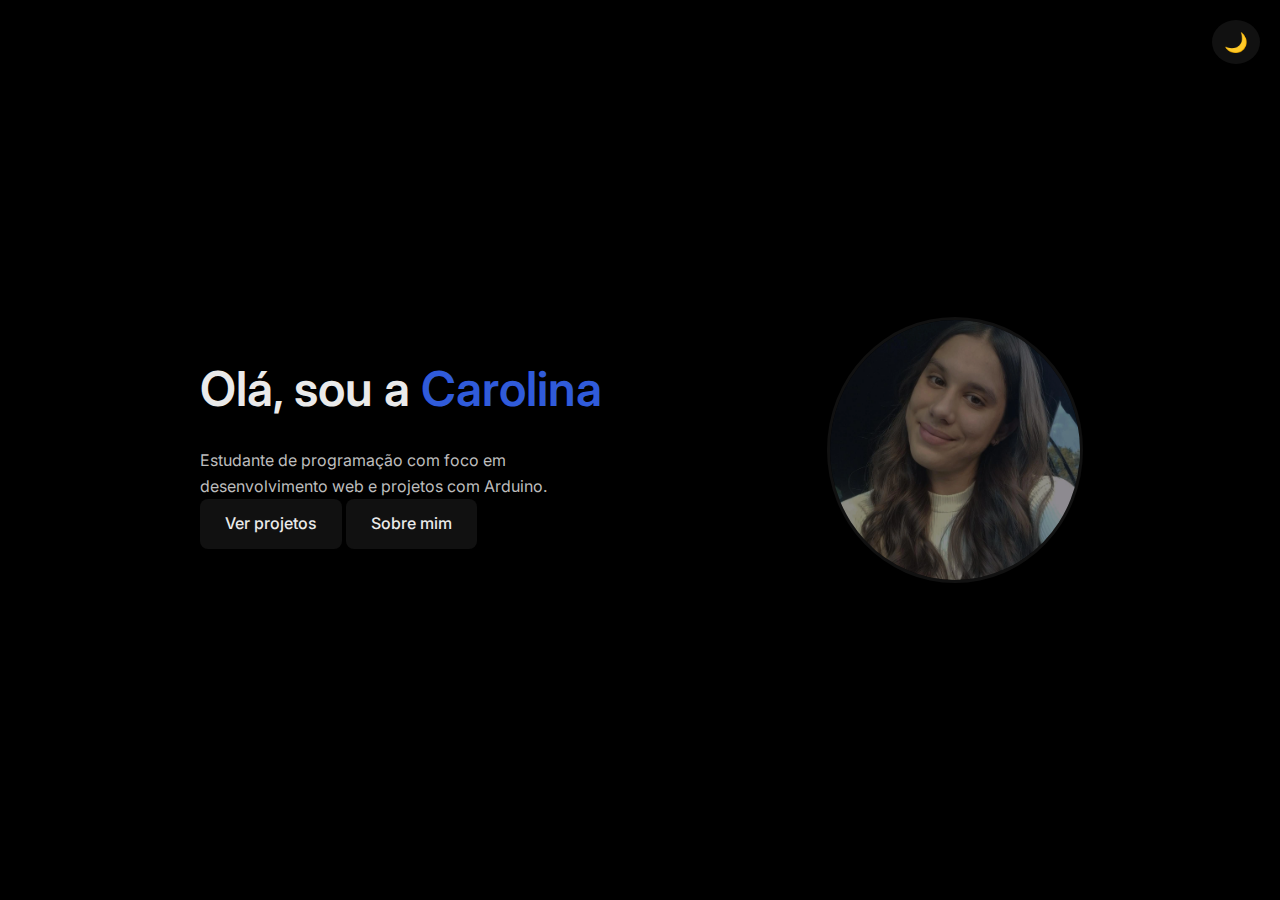
<file: index.html>
<!DOCTYPE html>
<html lang="pt-PT">
<head>
  <meta charset="UTF-8">
  <meta name="viewport" content="width=device-width, initial-scale=1.0">
  <title>Portfolio | Carolina</title>
  <link href="https://fonts.googleapis.com/css2?family=Inter:wght@300;400;500;600;700&display=swap" rel="stylesheet">
  <link rel="stylesheet" href="stylemain.css">
</head>
<body>

  <button id="theme-toggle" class="theme-toggle">🌙</button>

  <!-- HERO -->
  <section class="hero">
    <div class="hero-content">

      <div class="hero-text">
        <h1>Olá, sou a <span>Carolina</span></h1>
        <div class="intro-text">
          <p>Estudante de programação com foco em desenvolvimento web e projetos com Arduino.</p>
        </div>
        <a href="projetos.html" class="btn">Ver projetos</a>
        <a href="sobre.html" class="btn">Sobre mim</a>
      </div>

      <img src="pics/eu2.webp" alt="Foto de perfil" class="profile-pic">
    </div>
  </section>

  <script src="script.js"></script>
</body>
</html>
</file>
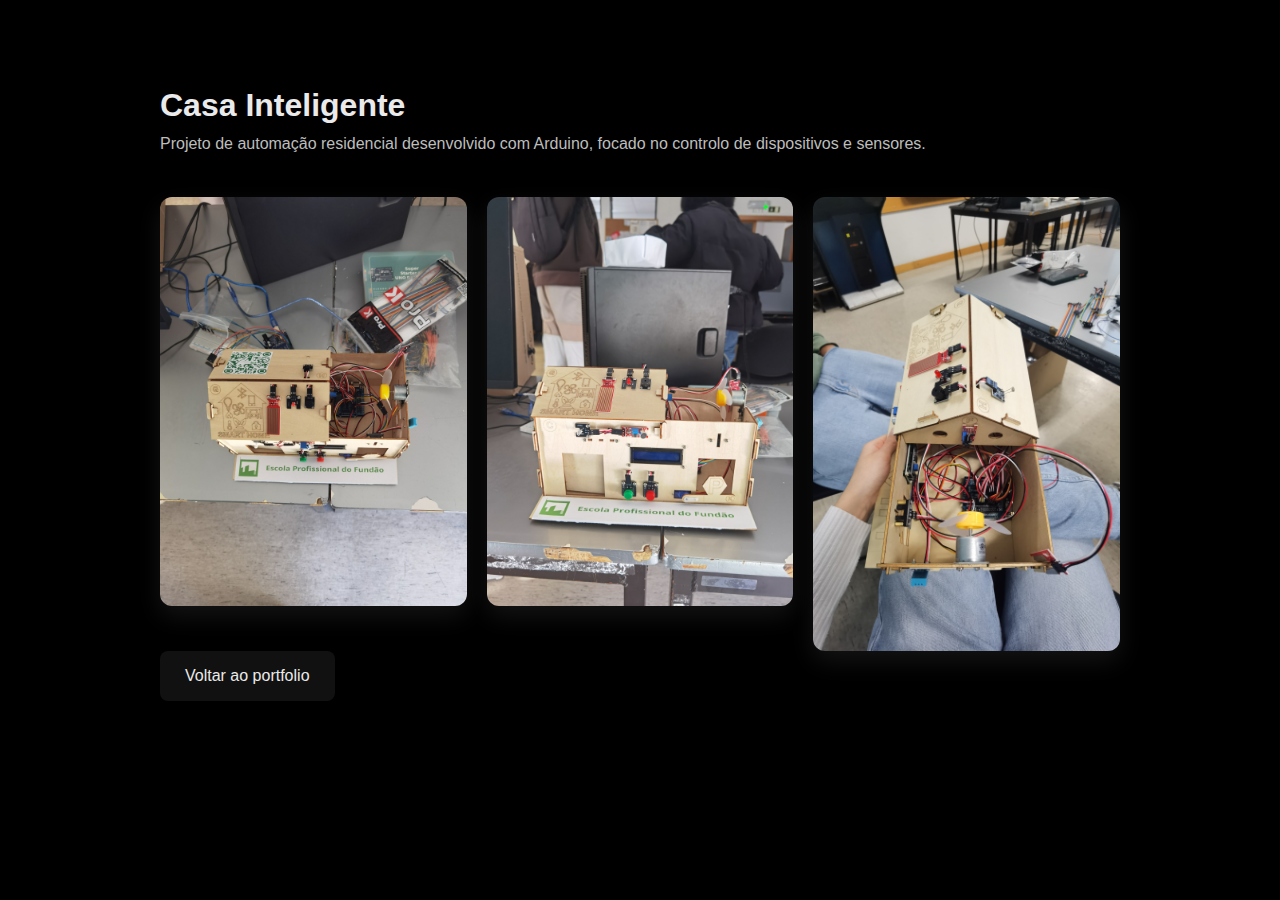
<file: casa-inteligente.html>
<!DOCTYPE html>
<html lang="pt-PT">
<head>
  <meta charset="UTF-8">
  <meta name="viewport" content="width=device-width, initial-scale=1.0">
  <title>Casa Inteligente | O Teu Nome</title>

  <link rel="stylesheet" href="style.css">
  <link rel="stylesheet" href="arduino.css">
</head>
<body>

  <section class="project">
    <h1>Casa Inteligente</h1>

    <p>
      Projeto de automação residencial desenvolvido com Arduino,
      focado no controlo de dispositivos e sensores.
    </p>

    <div class="project-gallery">
      <img src="pics/casa1.jpg" alt="Sistema de casa inteligente">
      <img src="pics/casa2.jpg" alt="Módulos Arduino ligados">
      <img src="pics/casa3.jpg" alt="Protótipo em funcionamento">
    </div>

    <a href="index.html" class="btn">Voltar ao portfolio</a>
  </section>

</body>
</html>
</file>
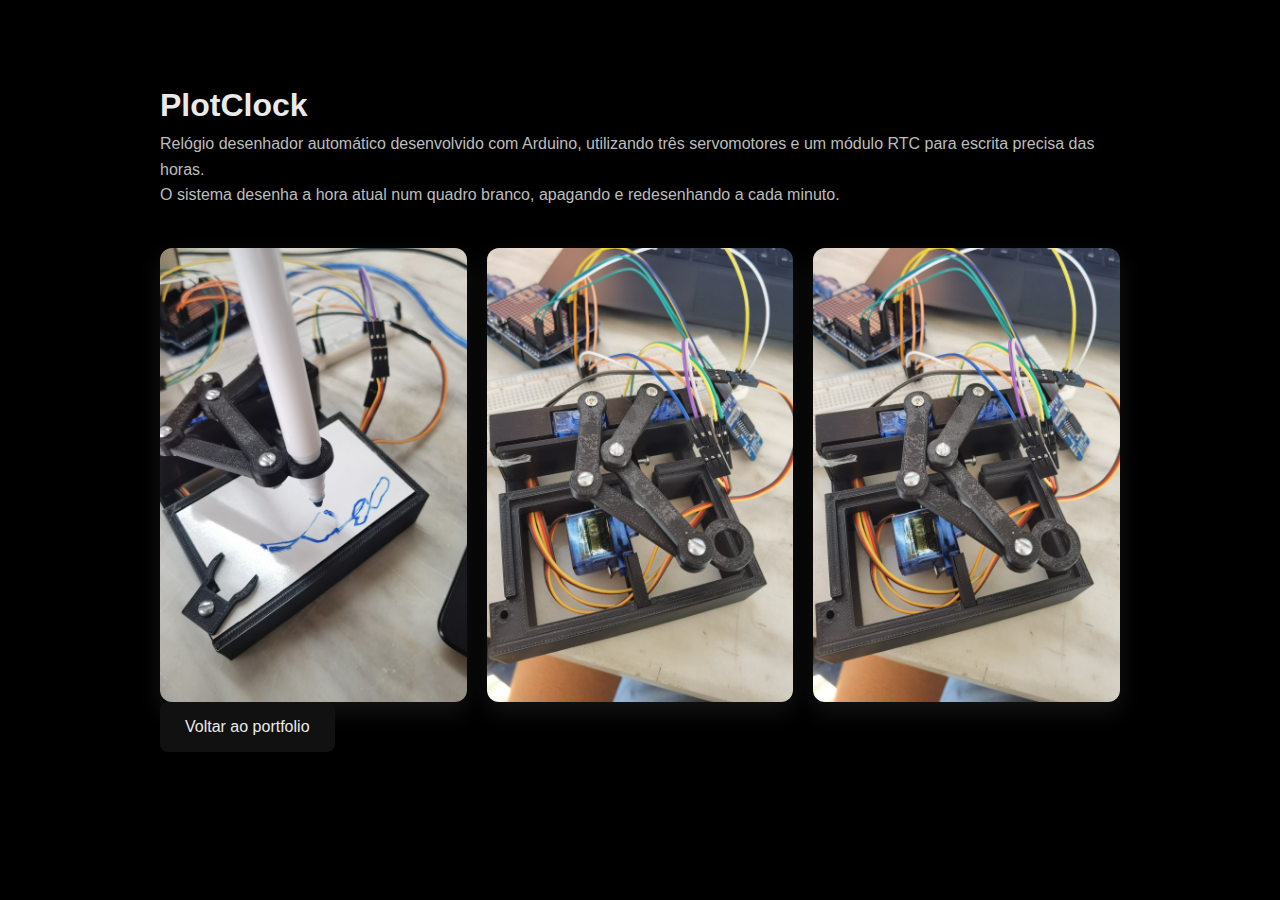
<file: plotclock.html>
<!DOCTYPE html>
<html lang="pt-PT">
<head>
  <meta charset="UTF-8">
  <meta name="viewport" content="width=device-width, initial-scale=1.0">
  <title>PlotClock | O Teu Nome</title>

  <link rel="stylesheet" href="style.css">
  <link rel="stylesheet" href="arduino.css">
</head>
<body>

  <section class="project">
    <h1>PlotClock</h1>

    <p>
      Relógio desenhador automático desenvolvido com Arduino,
      utilizando três servomotores e um módulo RTC para escrita
      precisa das horas.
    </p>

    <p>
      O sistema desenha a hora atual num quadro branco, apagando
      e redesenhando a cada minuto.
    </p>

    <div class="project-gallery">
      <img src="pics/plotclock1.jpg" alt="PlotClock em funcionamento">
      <img src="pics/plotclock2.jpg" alt="Estrutura mecânica do PlotClock">
      <img src="pics/plotclock3.jpg" alt="Detalhe dos servos e braços">
    </div>

    <a href="index.html" class="btn">Voltar ao portfolio</a>
  </section>

</body>
</html>
</file>
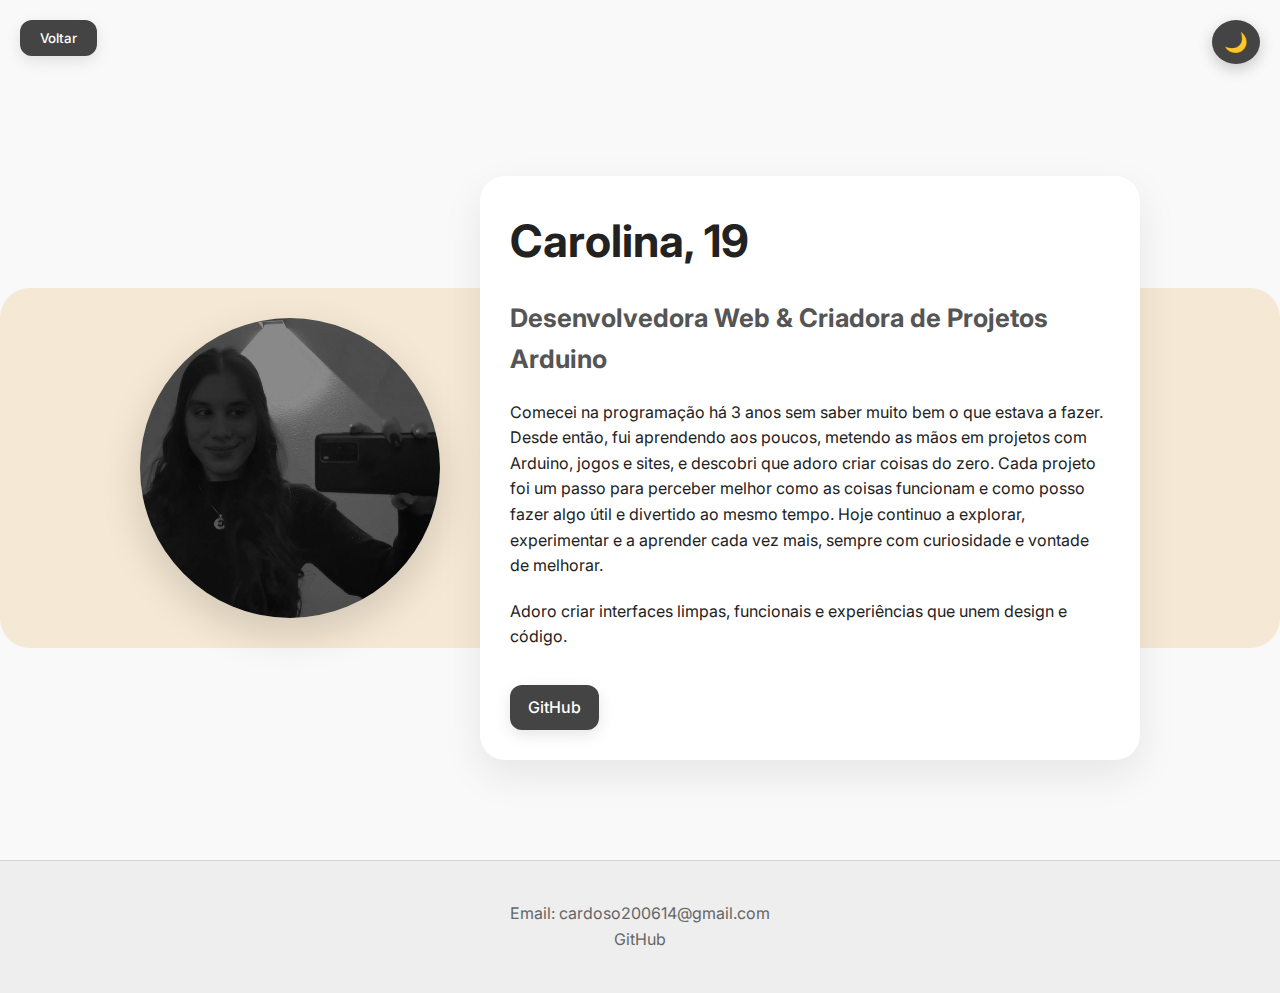
<file: sobre.html>
<!DOCTYPE html>
<html lang="pt-PT">
<head>
  <meta charset="UTF-8" />
  <meta name="viewport" content="width=device-width, initial-scale=1.0" />
  <title>Portfolio | Sobre</title>
  <link href="https://fonts.googleapis.com/css2?family=Inter:wght@300;400;500;600;700&display=swap" rel="stylesheet" />
  <style>
    /* =========================
       VARIÁVEIS DE TEMA
    ========================= */
    :root {
      --sb-bg: #f9f9f9;
      --sb-text: #222;
      --sb-subtext: #555;
      --sb-card-bg: #fff;
      --sb-footer-bg: #eee;
      --sb-footer-text: #666;
      --sb-btn-bg: #444;
      --sb-btn-hover: #666;
      --sb-link-hover: #555;
      --sb-ribbon-bg: #f5e8d4; /* cor da fita */
    }

    body.sb-dark {
      --sb-bg: #111;
      --sb-text: #eee;
      --sb-subtext: #bbb;
      --sb-card-bg: #1a1a1a;
      --sb-footer-bg: #1a1a1a;
      --sb-footer-text: #aaa;
      --sb-btn-bg: #333;
      --sb-btn-hover: #555;
      --sb-link-hover: #777;
      --sb-ribbon-bg: #2a2a2a; /* fita escura no dark mode */
    }

    /* =========================
       RESET BÁSICO
    ========================= */
    * {
      margin: 0;
      padding: 0;
      box-sizing: border-box;
      font-family: "Inter", sans-serif;
    }

    body {
      background: var(--sb-bg);
      color: var(--sb-text);
      line-height: 1.6;
      transition: background 0.3s, color 0.3s;
    }

    /* =========================
       BOTÕES FIXOS
    ========================= */
    .sb-btn,
    .sb-theme-btn {
      cursor: pointer;
      border-radius: 12px;
      border: none;
      font-weight: 500;
      text-decoration: none;
      padding: 10px 20px;
      transition: all 0.3s;
    }

    .sb-btn {
      background: var(--sb-btn-bg);
      color: #fff;
      display: inline-block;
      margin: 20px;
      box-shadow: 0 5px 15px rgba(0,0,0,0.1);
    }

    .sb-btn:hover {
      background: var(--sb-btn-hover);
      transform: translateY(-2px);
    }

    .sb-theme-btn {
      position: fixed;
      top: 20px;
      right: 20px;
      background: var(--sb-btn-bg);
      color: #fff;
      padding: 10px 12px;
      border-radius: 50%;
      font-size: 1.2rem;
      z-index: 1000;
      box-shadow: 0 5px 15px rgba(0,0,0,0.2);
    }

    /* =========================
       SOBRE MIM - FITA + CARTÃO
    ========================= */
    .sb-about-wrapper {
      position: relative;
      margin-top: 100px;
      margin-bottom: 100px;
    }

    .sb-about-ribbon {
      position: absolute;
      top: 50%;
      left: 0;
      width: 100%;
      height: 360px; /* altura aproximada */
      background: var(--sb-ribbon-bg);
      border-radius: 30px;
      transform: translateY(-50%);
      z-index: 0;
    }

    .sb-about-container {
      position: relative;
      z-index: 1;
      max-width: 1000px;
      margin: 0 auto;
      display: flex;
      flex-wrap: wrap;
      gap: 40px;
      align-items: center;
      justify-content: center;
    }

    .sb-about-image {
      flex: 1 1 280px;
      max-width: 300px;
      height: 300px;
      border-radius: 50%;
      object-fit: cover;
      box-shadow: 0 15px 40px rgba(0, 0, 0, 0.15);
      transition: transform 0.3s;
    }

    .sb-about-image:hover {
      transform: scale(1.05);
    }

    .sb-about-content {
      flex: 2 1 500px;
      display: flex;
      flex-direction: column;
      gap: 20px;
      padding: 30px;
      background: var(--sb-card-bg);
      border-radius: 25px;
      box-shadow: 0 15px 40px rgba(0,0,0,0.08);
      transition: background 0.3s, color 0.3s;
    }

    .sb-about-content h1 {
      font-size: 2.8rem;
      color: var(--sb-text);
    }

    .sb-about-content h2 {
      font-size: 1.6rem;
      color: var(--sb-subtext);
    }

    .sb-about-content p {
      font-size: 1rem;
      line-height: 1.6;
      color: var(--sb-text);
    }

    .sb-about-links {
      display: flex;
      gap: 15px;
      flex-wrap: wrap;
      margin-top: 15px;
    }

    .sb-about-links a {
      background: var(--sb-btn-bg);
      color: #fff;
      padding: 10px 18px;
      border-radius: 12px;
      text-decoration: none;
      font-weight: 500;
      transition: all 0.3s;
      box-shadow: 0 5px 15px rgba(0,0,0,0.1);
    }

    .sb-about-links a:hover {
      background: var(--sb-btn-hover);
      transform: translateY(-2px);
    }

    /* =========================
       FOOTER CLEAN
    ========================= */
    .sb-footer {
      text-align: center;
      padding: 40px 20px;
      color: var(--sb-footer-text);
      background: var(--sb-footer-bg);
      margin-top: 80px;
      border-top: 1px solid rgba(0,0,0,0.1);
      transition: background 0.3s, color 0.3s;
    }

    /* =========================
       RESPONSIVO
    ========================= */
    @media (max-width: 768px) {
      .sb-about-container {
        flex-direction: column;
        text-align: center;
      }

      .sb-about-image {
        max-width: 70%;
        height: auto;
      }

      .sb-about-content h1 {
        font-size: 2rem;
      }

      .sb-about-content h2 {
        font-size: 1.3rem;
      }
    }
  </style>
</head>
<body>
  <!-- BOTÃO VOLTAR -->
  <button class="sb-btn" onclick="history.back()">Voltar</button>
  <button id="sb-theme-toggle" class="sb-theme-btn">🌙</button>

  <!-- SOBRE MIM COM FITA -->
  <section class="sb-about-wrapper">
    <div class="sb-about-ribbon"></div>
    <div class="sb-about-container">
      <img src="pics/eu1.jpg" alt="Foto Carolina" class="sb-about-image" />
      <div class="sb-about-content">
        <h1>Carolina, 19</h1>
        <h2>Desenvolvedora Web & Criadora de Projetos Arduino</h2>
        <p>
          Comecei na programação há 3 anos sem saber muito bem o que estava a
          fazer. Desde então, fui aprendendo aos poucos, metendo as mãos em
          projetos com Arduino, jogos e sites, e descobri que adoro criar coisas
          do zero. Cada projeto foi um passo para perceber melhor como as coisas
          funcionam e como posso fazer algo útil e divertido ao mesmo tempo.
          Hoje continuo a explorar, experimentar e a aprender cada vez mais,
          sempre com curiosidade e vontade de melhorar.
        </p>
        <p>
          Adoro criar interfaces limpas, funcionais e experiências que unem
          design e código.
        </p>

        <div class="sb-about-links">
          <a href="https://github.com/Ccard0s0" target="_blank">GitHub</a>
        </div>
      </div>
    </div>
  </section>

  <!-- FOOTER -->
  <footer class="sb-footer">
    <p>Email: cardoso200614@gmail.com</p>
    <p>GitHub</p>
  </footer>

  <script>
    // LIGHT / DARK TOGGLE
    const sbThemeToggle = document.getElementById("sb-theme-toggle");
    sbThemeToggle.addEventListener("click", () => {
      document.body.classList.toggle("sb-dark");
      if(document.body.classList.contains("sb-dark")) {
        sbThemeToggle.textContent = "☀️";
      } else {
        sbThemeToggle.textContent = "🌙";
      }
    });
  </script>
</body>
</html>
</file>
<file: stylemain.css>
/* =========================
   VARIÁVEIS DE TEMA
========================= */
:root {
  --bg: #000;
  --text: #eaeaea;
  --muted: #bdbdbd;
  --accent: #fff;
  --card: #111;
  --btn: #111;
  --shadow: rgba(255,255,255,0.05);
}

/* LIGHT MODE */
body.light {
  --bg: #f5f5f5;
  --text: #111;
  --muted: #555;
  --accent: #000;
  --card: #fff;
  --btn: #eaeaea;
  --shadow: rgba(0,0,0,0.08);
}

/* =========================
   RESET
========================= */
* {
  margin: 0;
  padding: 0;
  box-sizing: border-box;
  font-family: 'Inter', sans-serif;
}

body {
  background: var(--bg);
  color: var(--text);
  line-height: 1.6;
  transition: background 0.3s, color 0.3s;
}

/* =========================
   HERO
========================= */
.hero {
  min-height: 100vh;
  display: flex;
  align-items: center;
  justify-content: center;
}

.hero-content {
  max-width: 1100px;
  width: 100%;
  padding: 40px;
  display: flex;
  align-items: center;
  justify-content: space-between;
  gap: 60px;
}

.hero-text h1 {
  font-size: 3rem;
  font-weight: 600;
  margin-bottom: 20px;
}

.hero-text h1 span {
  color: #305bda;
}

.hero-text p {
  max-width: 420px;
  line-height: 1.6;
  color: var(--muted);
}

/* =========================
   BOTÕES
========================= */
.hero-buttons {
  display: flex;
  gap: 20px;
  margin-top: 20px;
}

.btn {
  display: inline-block;
  padding: 12px 25px;
  background: var(--btn);
  color: var(--text);
  border-radius: 8px;
  font-weight: 500;
  text-decoration: none;
  transition: background 0.3s, transform 0.2s;
}

.btn:hover {
  background: var(--card);
  transform: translateY(-2px);
}

/* =========================
   FOTO
========================= */
.profile-pic {
  width: 250px;
  height: 260px;
  border-radius: 50%;
  object-fit: cover;
  object-position: center 35%;
  box-shadow: 0 0 0 3px var(--card), 0 20px 40px rgba(0,0,0,0.6);
}

/* =========================
   SECTIONS
========================= */
section {
  max-width: 1000px;
  margin: auto;
  padding: 80px 20px;
}

h2 {
  font-weight: 600;
  margin-bottom: 20px;
  color: var(--accent);
}

p {
  color: var(--muted);
}

/* =========================
   PROJETOS
========================= */
.projects {
  display: grid;
  grid-template-columns: repeat(auto-fit, minmax(250px, 1fr));
  gap: 20px;
}

.card {
  background: var(--card);
  padding: 25px;
  border-radius: 10px;
  box-shadow: 0 10px 20px var(--shadow);
  transition: transform 0.2s ease;
}

.card:hover {
  transform: translateY(-5px);
}

/* =========================
   SKILLS
========================= */
.skills {
  display: flex;
  flex-wrap: wrap;
  gap: 12px;
}

.skill {
  background: var(--card);
  padding: 10px 16px;
  border-radius: 20px;
  font-size: 0.9rem;
  box-shadow: 0 4px 10px var(--shadow);
}

/* =========================
   FOOTER
========================= */
footer {
  text-align: center;
  padding: 40px 20px;
  color: var(--muted);
}

/* =========================
   LINKS
========================= */
a {
  color: var(--accent);
  text-decoration: none;
}

a:hover {
  opacity: 0.8;
}

/* =========================
   BOTÃO LIGHT / DARK
========================= */
.theme-toggle {
  position: fixed;
  top: 20px;
  right: 20px;
  background: var(--card);
  border: none;
  color: var(--text);
  font-size: 1.2rem;
  padding: 10px 12px;
  border-radius: 50%;
  cursor: pointer;
  box-shadow: 0 5px 15px rgba(0,0,0,0.3);
  transition: transform 0.2s, background 0.3s;
  z-index: 1000;
}

.theme-toggle:hover {
  transform: scale(1.05);
}

/* =========================
   RESPONSIVO
========================= */
@media (max-width: 768px) {
  .hero-content {
    flex-direction: column-reverse;
    text-align: center;
  }

  .hero-text h1 {
    font-size: 2.2rem;
  }

  .profile-pic {
    width: 170px;
    height: 170px;
  }
}


/* =========================
   CARDS DE PROJETOS COM IMAGENS
========================= */
.projects {
  display: grid;
  grid-template-columns: repeat(auto-fit, minmax(280px, 1fr));
  gap: 30px;
  margin-top: 30px;
}

.card {
  background: var(--card);
  padding: 20px;
  border-radius: 12px;
  box-shadow: 0 10px 20px var(--shadow);
  transition: transform 0.2s ease, box-shadow 0.2s ease;
  display: flex;
  flex-direction: column;
  align-items: center;
  text-align: center;
}

.card:hover {
  transform: translateY(-5px);
  box-shadow: 0 15px 25px var(--shadow);
}

.project-img {
  width: 100%;
  height: 180px;
  object-fit: cover;
  border-radius: 10px;
  margin-bottom: 15px;
  box-shadow: 0 5px 15px rgba(0,0,0,0.3);
}

/* Títulos dentro do card */
.card h3 {
  font-size: 1.3rem;
  font-weight: 600;
  margin-bottom: 10px;
  color: var(--accent);
}

/* Descrição dentro do card */
.card p {
  font-size: 0.95rem;
  color: var(--muted);
}

/* =========================
   RESPONSIVO PARA PROJECTOS
========================= */
@media (max-width: 768px) {
  .projects {
    grid-template-columns: 1fr;
  }

  .project-img {
    height: 200px;
  }
}
</file>
<file: style.css>
/* =========================
   VARIÁVEIS DE TEMA
========================= */
:root {
  --bg: #000;
  --text: #eaeaea;
  --muted: #bdbdbd;
  --accent: #fff;
  --card: #111;
  --btn: #111;
  --shadow: rgba(255,255,255,0.05);
}

/* LIGHT MODE */
body.light {
  --bg: #f5f5f5;
  --text: #111;
  --muted: #555;
  --accent: #000;
  --card: #fff;
  --btn: #eaeaea;
  --shadow: rgba(0,0,0,0.08);
}

/* =========================
   RESET
========================= */
* {
  margin: 0;
  padding: 0;
  box-sizing: border-box;
  font-family: 'Inter', sans-serif;
}

body {
  background: var(--bg);
  color: var(--text);
  line-height: 1.6;
  transition: background 0.3s, color 0.3s;
}

/* =========================
   HERO
========================= */
.hero {
  min-height: 100vh;
  display: flex;
  align-items: center;
  justify-content: center;
}

.hero-content {
  max-width: 1100px;
  width: 100%;
  padding: 40px;
  display: flex;
  align-items: center;
  justify-content: space-between;
  gap: 60px;
}

.hero-text h1 {
  font-size: 3rem;
  font-weight: 600;
  margin-bottom: 20px;
}

.hero-text h1 span {
  color: var(--accent);
}

.hero-text p {
  max-width: 420px;
  line-height: 1.6;
  color: var(--muted);
}

/* =========================
   BOTÕES
========================= */
.hero-buttons {
  display: flex;
  gap: 20px;
  margin-top: 20px;
}

.btn {
  display: inline-block;
  padding: 12px 25px;
  background: var(--btn);
  color: var(--text);
  border-radius: 8px;
  font-weight: 500;
  text-decoration: none;
  transition: background 0.3s, transform 0.2s;
}

.btn:hover {
  background: var(--card);
  transform: translateY(-2px);
}

/* =========================
   FOTO
========================= */
.profile-pic {
  width: 250px;
  height: 260px;
  border-radius: 50%;
  object-fit: cover;
  object-position: center 35%;
  box-shadow: 0 0 0 3px var(--card), 0 20px 40px rgba(0,0,0,0.6);
}

/* =========================
   SECTIONS
========================= */
section {
  max-width: 1000px;
  margin: auto;
  padding: 80px 20px;
}

h2 {
  font-weight: 600;
  margin-bottom: 20px;
  color: var(--accent);
}

p {
  color: var(--muted);
}

/* =========================
   PROJETOS
========================= */
.projects {
  display: grid;
  grid-template-columns: repeat(auto-fit, minmax(250px, 1fr));
  gap: 20px;
}

.card {
  background: var(--card);
  padding: 25px;
  border-radius: 10px;
  box-shadow: 0 10px 20px var(--shadow);
  transition: transform 0.2s ease;
}

.card:hover {
  transform: translateY(-5px);
}

/* =========================
   SKILLS
========================= */
.skills {
  display: flex;
  flex-wrap: wrap;
  gap: 12px;
}

.skill {
  background: var(--card);
  padding: 10px 16px;
  border-radius: 20px;
  font-size: 0.9rem;
  box-shadow: 0 4px 10px var(--shadow);
}

/* =========================
   FOOTER
========================= */
footer {
  text-align: center;
  padding: 40px 20px;
  color: var(--muted);
}

/* =========================
   LINKS
========================= */
a {
  color: var(--accent);
  text-decoration: none;
}

a:hover {
  opacity: 0.8;
}

/* =========================
   BOTÃO LIGHT / DARK
========================= */
.theme-toggle {
  position: fixed;
  top: 20px;
  right: 20px;
  background: var(--card);
  border: none;
  color: var(--text);
  font-size: 1.2rem;
  padding: 10px 12px;
  border-radius: 50%;
  cursor: pointer;
  box-shadow: 0 5px 15px rgba(0,0,0,0.3);
  transition: transform 0.2s, background 0.3s;
  z-index: 1000;
}

.theme-toggle:hover {
  transform: scale(1.05);
}

/* =========================
   RESPONSIVO
========================= */
@media (max-width: 768px) {
  .hero-content {
    flex-direction: column-reverse;
    text-align: center;
  }

  .hero-text h1 {
    font-size: 2.2rem;
  }

  .profile-pic {
    width: 170px;
    height: 170px;
  }
}


/* =========================
   CARDS DE PROJETOS COM IMAGENS
========================= */
.projects {
  display: grid;
  grid-template-columns: repeat(auto-fit, minmax(280px, 1fr));
  gap: 30px;
  margin-top: 30px;
}

.card {
  background: var(--card);
  padding: 20px;
  border-radius: 12px;
  box-shadow: 0 10px 20px var(--shadow);
  transition: transform 0.2s ease, box-shadow 0.2s ease;
  display: flex;
  flex-direction: column;
  align-items: center;
  text-align: center;
}

.card:hover {
  transform: translateY(-5px);
  box-shadow: 0 15px 25px var(--shadow);
}

.project-img {
  width: 100%;
  height: 180px;
  object-fit: cover;
  border-radius: 10px;
  margin-bottom: 15px;
  box-shadow: 0 5px 15px rgba(0,0,0,0.3);
}

/* Títulos dentro do card */
.card h3 {
  font-size: 1.3rem;
  font-weight: 600;
  margin-bottom: 10px;
  color: var(--accent);
}

/* Descrição dentro do card */
.card p {
  font-size: 0.95rem;
  color: var(--muted);
}

/* =========================
   RESPONSIVO PARA PROJECTOS
========================= */
@media (max-width: 768px) {
  .projects {
    grid-template-columns: 1fr;
  }

  .project-img {
    height: 200px;
  }
}
</file>
<file: arduino.css>
.project {
  max-width: 1000px;
  margin: auto;
  padding: 80px 20px;
}

.project-gallery {
  display: grid;
  grid-template-columns: repeat(auto-fit, minmax(240px, 1fr));
  gap: 20px;
  margin-top: 40px;
}

.project-gallery img {
  width: 100%;
  border-radius: 12px;
  box-shadow: 0 10px 25px rgba(255,255,255,0.08);
  transition: transform 0.3s ease;
}

.project-gallery img:hover {
  transform: scale(1.03);
}
</file>
